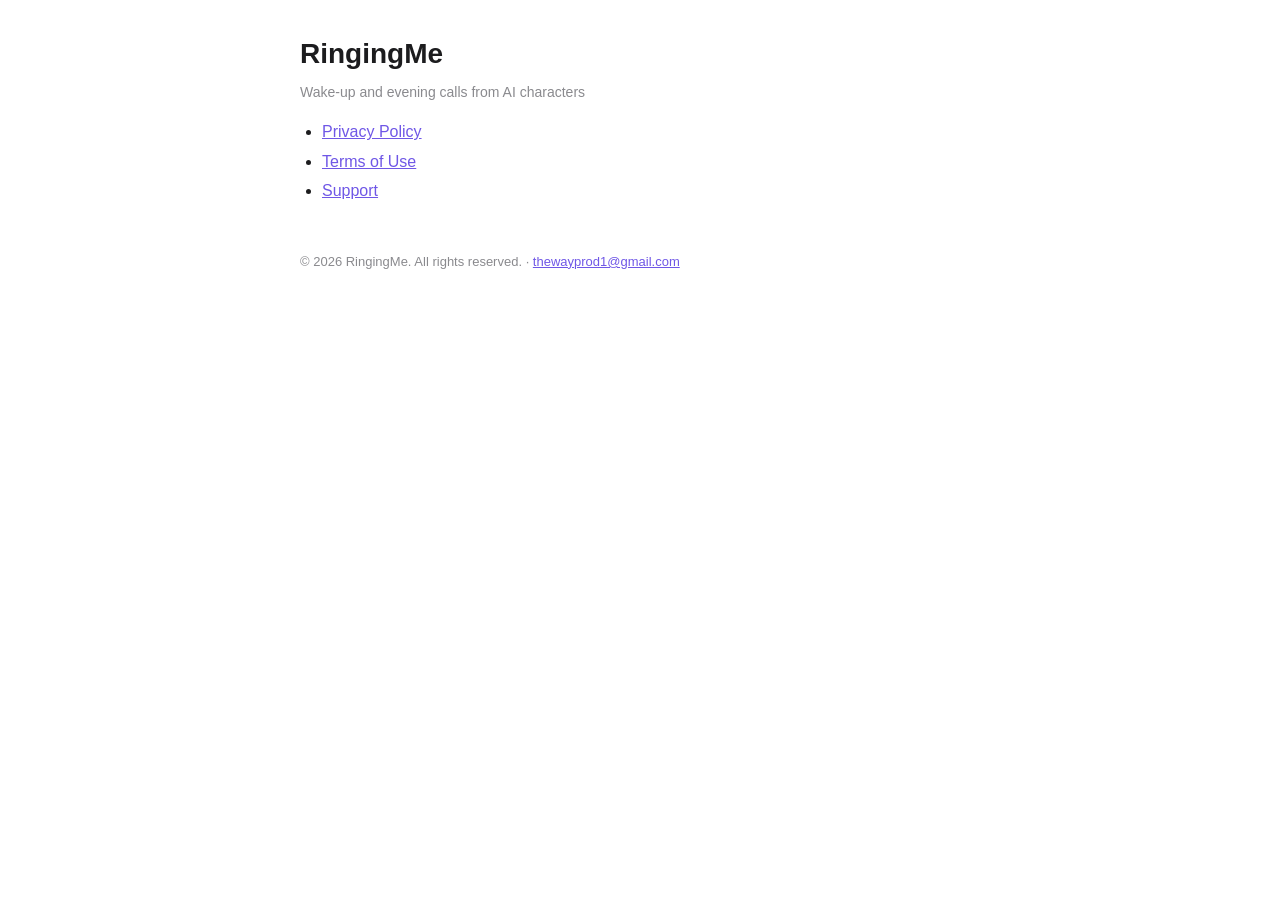
<file: index.html>
<!DOCTYPE html>
<html lang="en">
<head>
<meta charset="utf-8">
<meta name="viewport" content="width=device-width, initial-scale=1">
<title>RingingMe — Legal</title>
<link rel="stylesheet" href="style.css">
</head>
<body>
<h1>RingingMe</h1>
<p class="muted">Wake-up and evening calls from AI characters</p>
<ul>
  <li><a href="./privacy.html">Privacy Policy</a></li>
  <li><a href="./terms.html">Terms of Use</a></li>
  <li><a href="./support.html">Support</a></li>
</ul>
<footer>© 2026 RingingMe. All rights reserved. · <a href="mailto:thewayprod1@gmail.com">thewayprod1@gmail.com</a></footer>
</body>
</html>
</file>
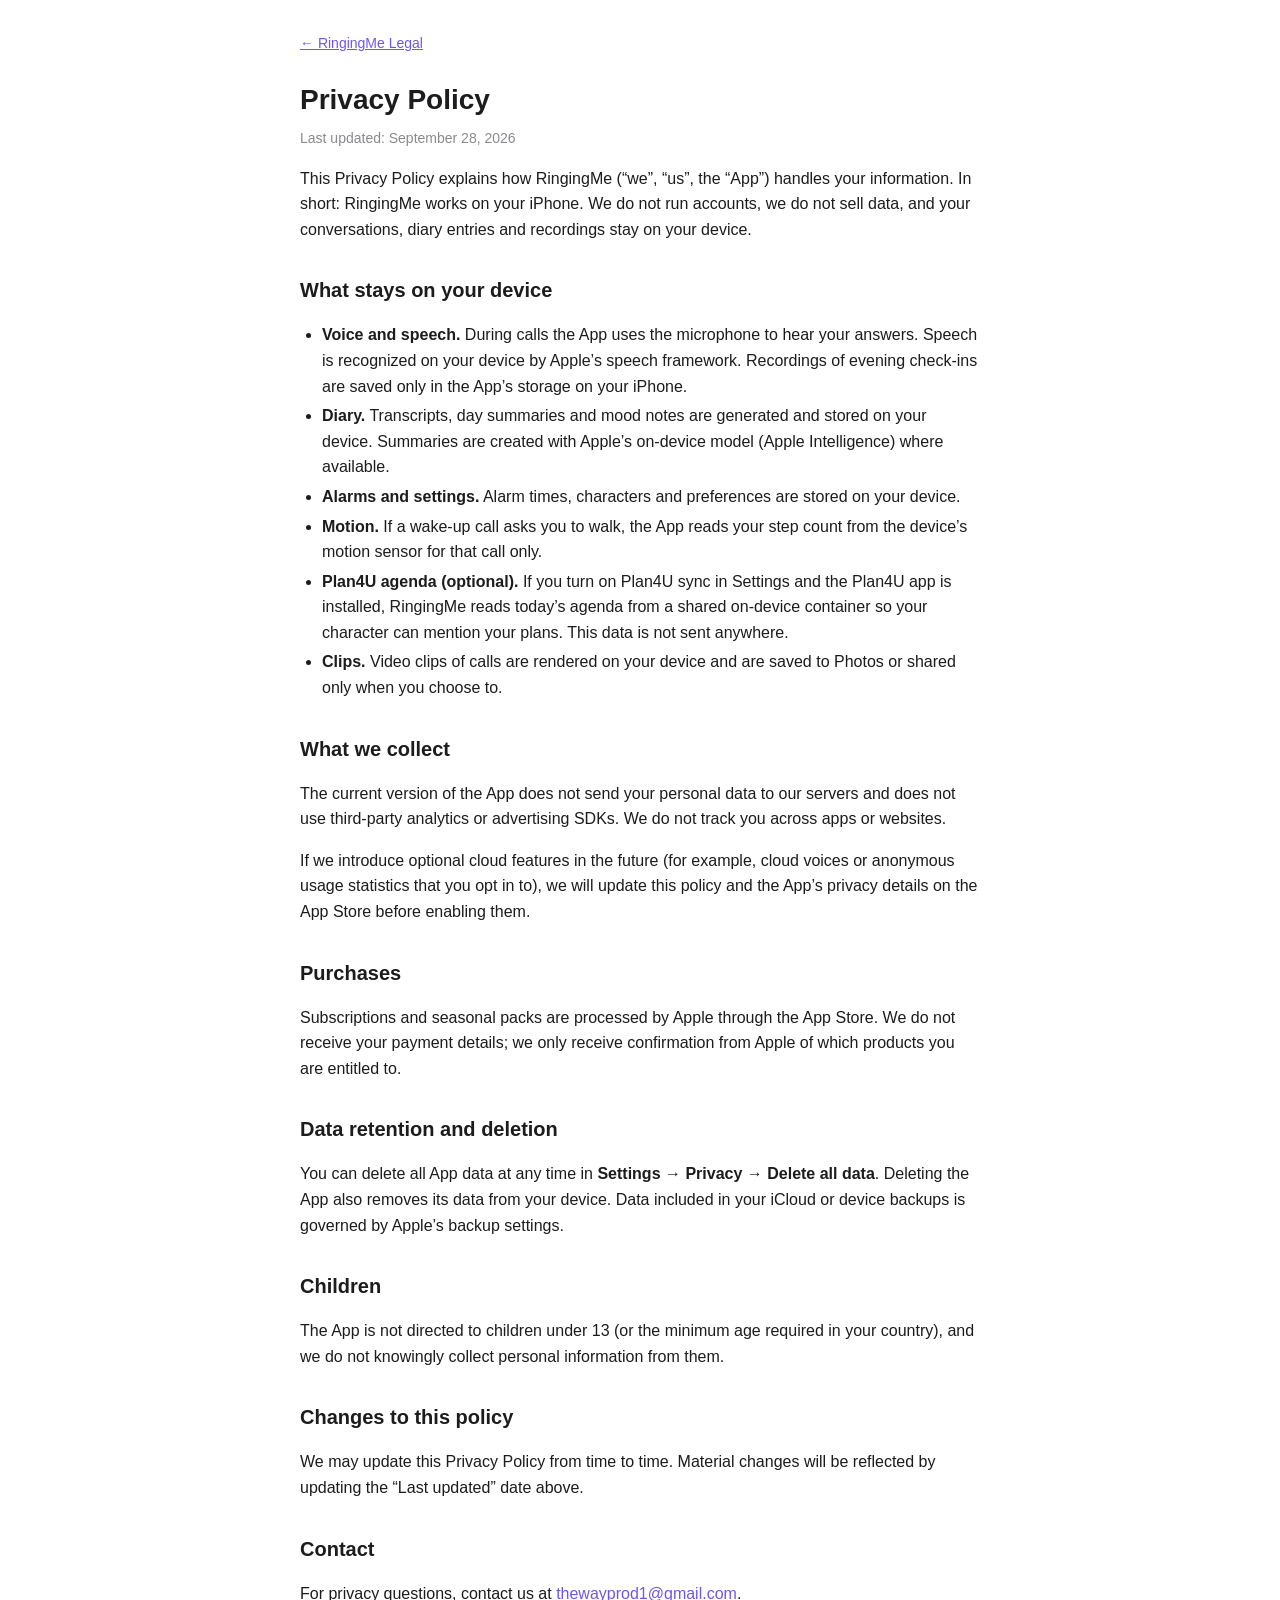
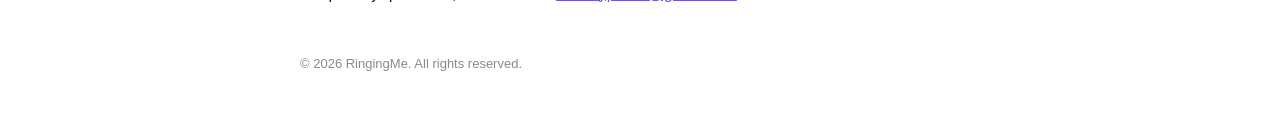
<file: privacy.html>
<!DOCTYPE html>
<html lang="en">
<head>
<meta charset="utf-8">
<meta name="viewport" content="width=device-width, initial-scale=1">
<title>RingingMe — Privacy Policy</title>
<link rel="stylesheet" href="style.css">
</head>
<body>
<div class="nav"><a href="./index.html">← RingingMe Legal</a></div>
<h1>Privacy Policy</h1>
<p class="muted">Last updated: September 28, 2026</p>

<p>This Privacy Policy explains how RingingMe (“we”, “us”, the “App”) handles your information. In short: RingingMe works on your iPhone. We do not run accounts, we do not sell data, and your conversations, diary entries and recordings stay on your device.</p>

<h2>What stays on your device</h2>
<ul>
  <li><strong>Voice and speech.</strong> During calls the App uses the microphone to hear your answers. Speech is recognized on your device by Apple’s speech framework. Recordings of evening check-ins are saved only in the App’s storage on your iPhone.</li>
  <li><strong>Diary.</strong> Transcripts, day summaries and mood notes are generated and stored on your device. Summaries are created with Apple’s on-device model (Apple Intelligence) where available.</li>
  <li><strong>Alarms and settings.</strong> Alarm times, characters and preferences are stored on your device.</li>
  <li><strong>Motion.</strong> If a wake-up call asks you to walk, the App reads your step count from the device’s motion sensor for that call only.</li>
  <li><strong>Plan4U agenda (optional).</strong> If you turn on Plan4U sync in Settings and the Plan4U app is installed, RingingMe reads today’s agenda from a shared on-device container so your character can mention your plans. This data is not sent anywhere.</li>
  <li><strong>Clips.</strong> Video clips of calls are rendered on your device and are saved to Photos or shared only when you choose to.</li>
</ul>

<h2>What we collect</h2>
<p>The current version of the App does not send your personal data to our servers and does not use third-party analytics or advertising SDKs. We do not track you across apps or websites.</p>
<p>If we introduce optional cloud features in the future (for example, cloud voices or anonymous usage statistics that you opt in to), we will update this policy and the App’s privacy details on the App Store before enabling them.</p>

<h2>Purchases</h2>
<p>Subscriptions and seasonal packs are processed by Apple through the App Store. We do not receive your payment details; we only receive confirmation from Apple of which products you are entitled to.</p>

<h2>Data retention and deletion</h2>
<p>You can delete all App data at any time in <strong>Settings → Privacy → Delete all data</strong>. Deleting the App also removes its data from your device. Data included in your iCloud or device backups is governed by Apple’s backup settings.</p>

<h2>Children</h2>
<p>The App is not directed to children under 13 (or the minimum age required in your country), and we do not knowingly collect personal information from them.</p>

<h2>Changes to this policy</h2>
<p>We may update this Privacy Policy from time to time. Material changes will be reflected by updating the “Last updated” date above.</p>

<h2>Contact</h2>
<p>For privacy questions, contact us at <a href="mailto:thewayprod1@gmail.com">thewayprod1@gmail.com</a>.</p>

<footer>© 2026 RingingMe. All rights reserved.</footer>
</body>
</html>
</file>
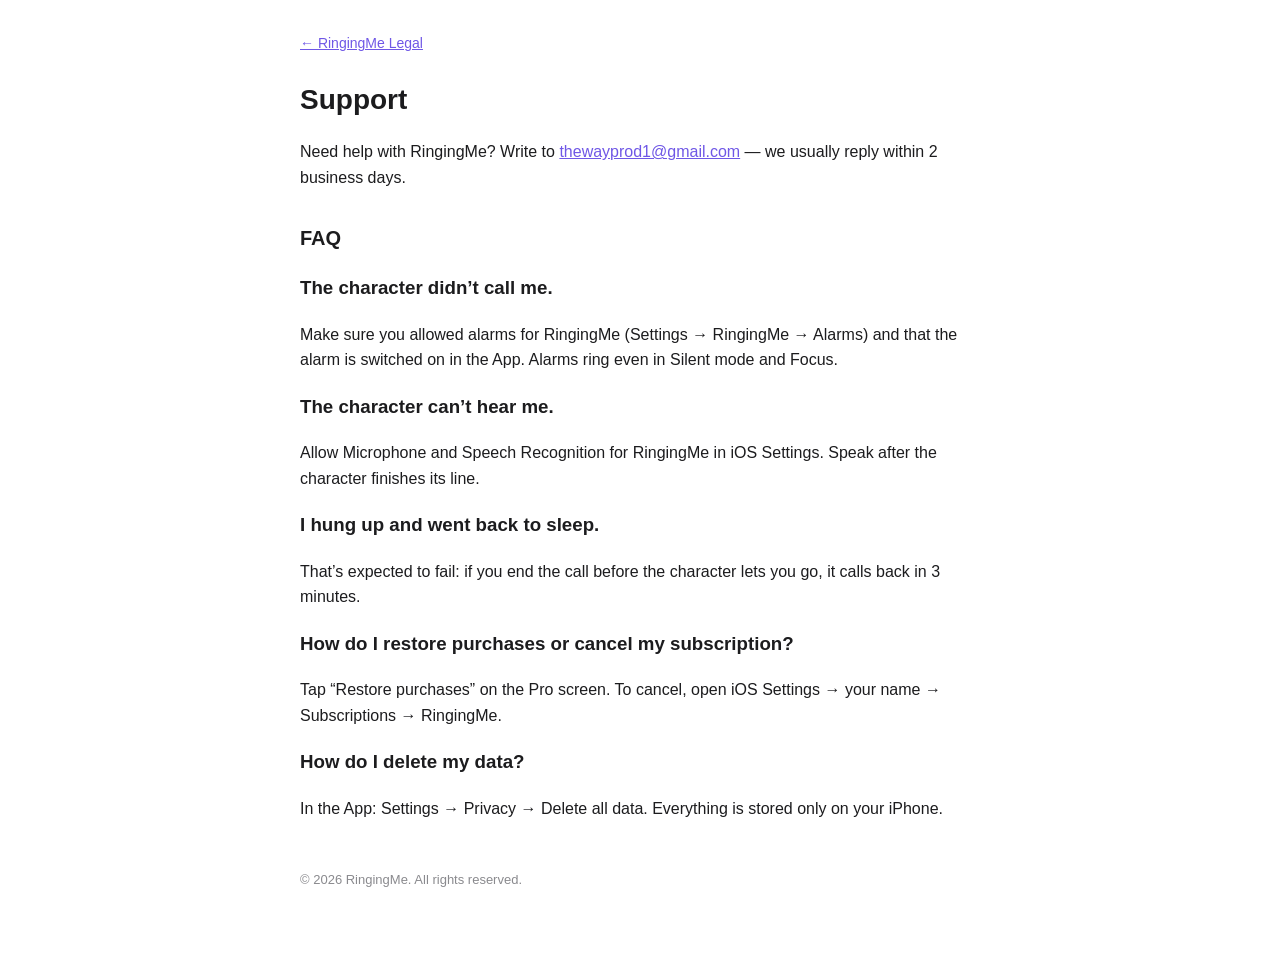
<file: support.html>
<!DOCTYPE html>
<html lang="en">
<head>
<meta charset="utf-8">
<meta name="viewport" content="width=device-width, initial-scale=1">
<title>RingingMe — Support</title>
<link rel="stylesheet" href="style.css">
</head>
<body>
<div class="nav"><a href="./index.html">← RingingMe Legal</a></div>
<h1>Support</h1>
<p>Need help with RingingMe? Write to <a href="mailto:thewayprod1@gmail.com">thewayprod1@gmail.com</a> — we usually reply within 2 business days.</p>

<h2>FAQ</h2>
<h3>The character didn’t call me.</h3>
<p>Make sure you allowed alarms for RingingMe (Settings → RingingMe → Alarms) and that the alarm is switched on in the App. Alarms ring even in Silent mode and Focus.</p>
<h3>The character can’t hear me.</h3>
<p>Allow Microphone and Speech Recognition for RingingMe in iOS Settings. Speak after the character finishes its line.</p>
<h3>I hung up and went back to sleep.</h3>
<p>That’s expected to fail: if you end the call before the character lets you go, it calls back in 3 minutes.</p>
<h3>How do I restore purchases or cancel my subscription?</h3>
<p>Tap “Restore purchases” on the Pro screen. To cancel, open iOS Settings → your name → Subscriptions → RingingMe.</p>
<h3>How do I delete my data?</h3>
<p>In the App: Settings → Privacy → Delete all data. Everything is stored only on your iPhone.</p>

<footer>© 2026 RingingMe. All rights reserved.</footer>
</body>
</html>
</file>
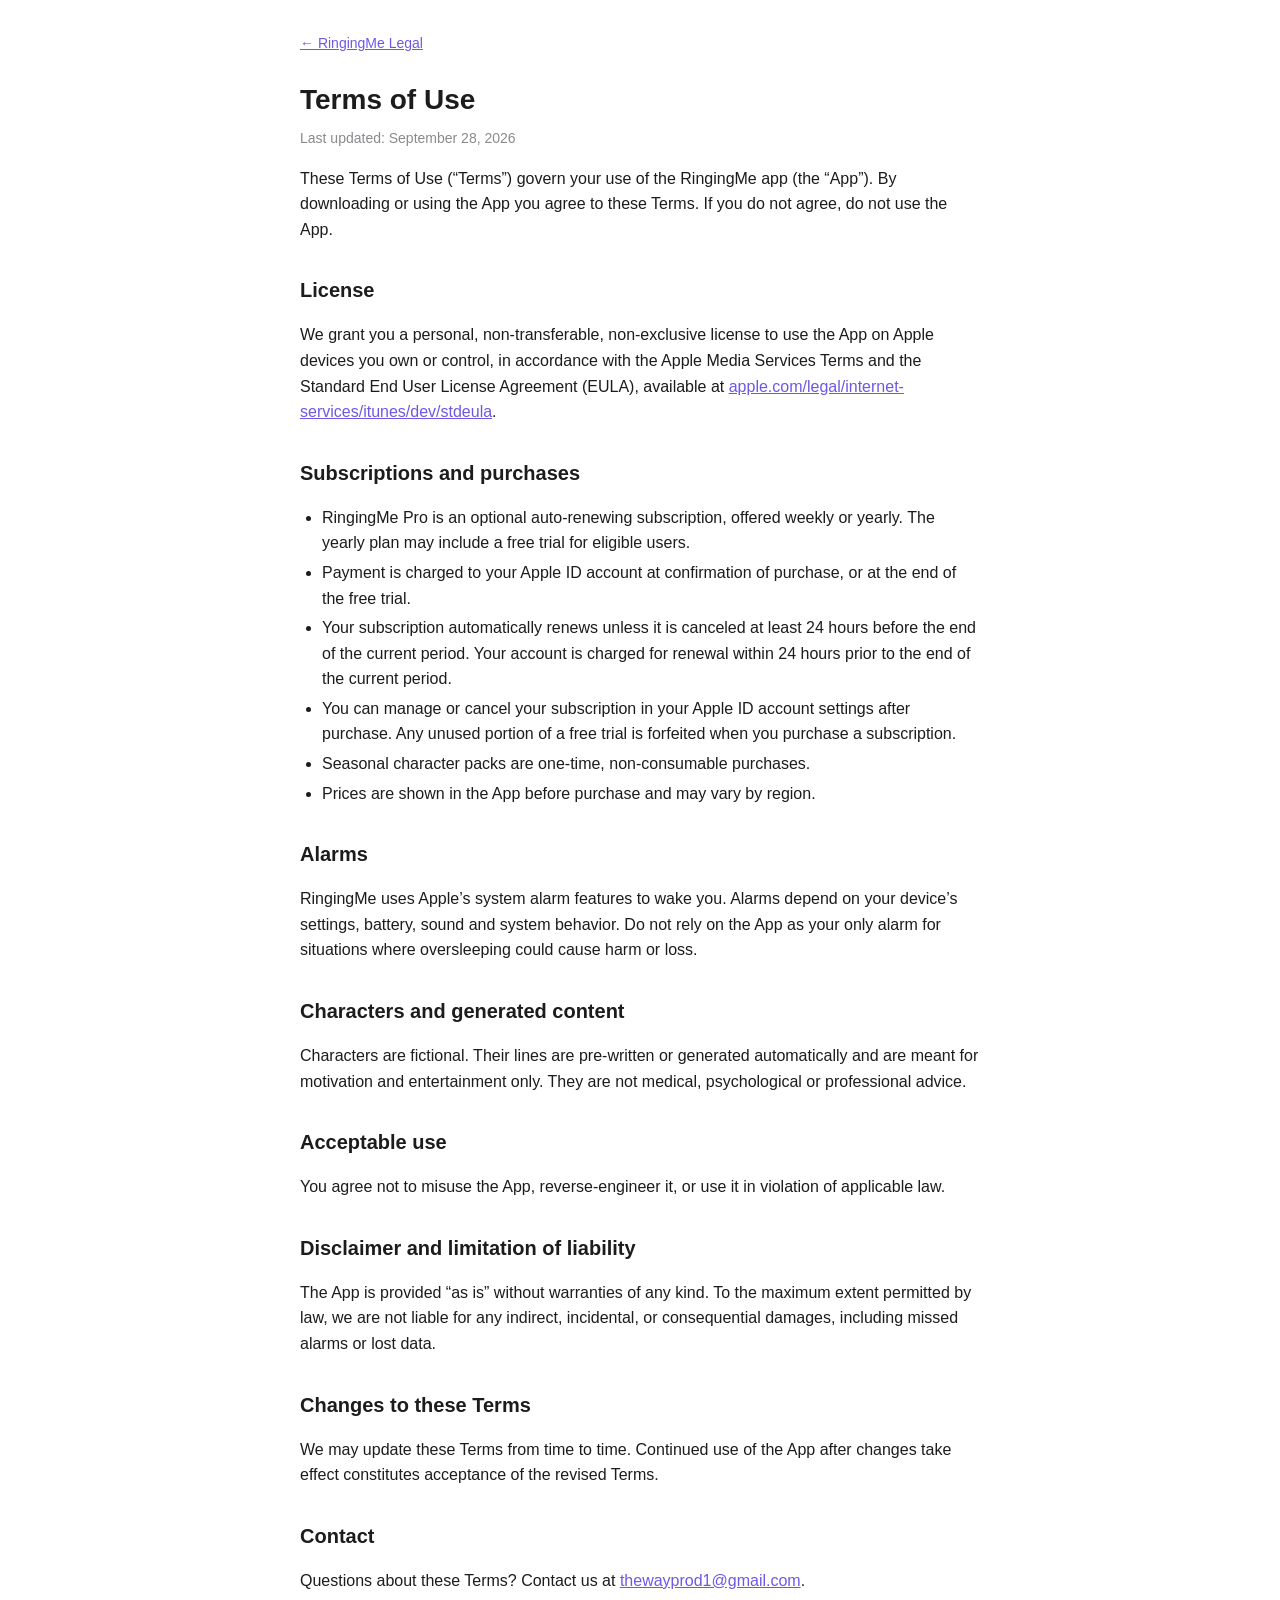
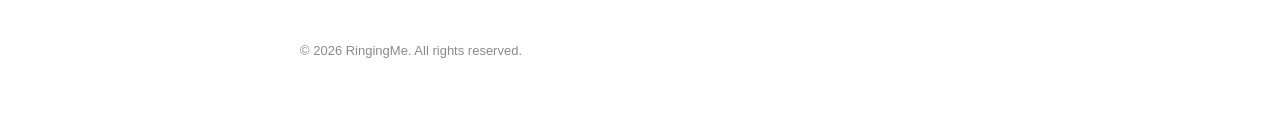
<file: terms.html>
<!DOCTYPE html>
<html lang="en">
<head>
<meta charset="utf-8">
<meta name="viewport" content="width=device-width, initial-scale=1">
<title>RingingMe — Terms of Use</title>
<link rel="stylesheet" href="style.css">
</head>
<body>
<div class="nav"><a href="./index.html">← RingingMe Legal</a></div>
<h1>Terms of Use</h1>
<p class="muted">Last updated: September 28, 2026</p>

<p>These Terms of Use (“Terms”) govern your use of the RingingMe app (the “App”). By downloading or using the App you agree to these Terms. If you do not agree, do not use the App.</p>

<h2>License</h2>
<p>We grant you a personal, non-transferable, non-exclusive license to use the App on Apple devices you own or control, in accordance with the Apple Media Services Terms and the Standard End User License Agreement (EULA), available at <a href="https://www.apple.com/legal/internet-services/itunes/dev/stdeula/">apple.com/legal/internet-services/itunes/dev/stdeula</a>.</p>

<h2>Subscriptions and purchases</h2>
<ul>
  <li>RingingMe Pro is an optional auto-renewing subscription, offered weekly or yearly. The yearly plan may include a free trial for eligible users.</li>
  <li>Payment is charged to your Apple ID account at confirmation of purchase, or at the end of the free trial.</li>
  <li>Your subscription automatically renews unless it is canceled at least 24 hours before the end of the current period. Your account is charged for renewal within 24 hours prior to the end of the current period.</li>
  <li>You can manage or cancel your subscription in your Apple ID account settings after purchase. Any unused portion of a free trial is forfeited when you purchase a subscription.</li>
  <li>Seasonal character packs are one-time, non-consumable purchases.</li>
  <li>Prices are shown in the App before purchase and may vary by region.</li>
</ul>

<h2>Alarms</h2>
<p>RingingMe uses Apple’s system alarm features to wake you. Alarms depend on your device’s settings, battery, sound and system behavior. Do not rely on the App as your only alarm for situations where oversleeping could cause harm or loss.</p>

<h2>Characters and generated content</h2>
<p>Characters are fictional. Their lines are pre-written or generated automatically and are meant for motivation and entertainment only. They are not medical, psychological or professional advice.</p>

<h2>Acceptable use</h2>
<p>You agree not to misuse the App, reverse-engineer it, or use it in violation of applicable law.</p>

<h2>Disclaimer and limitation of liability</h2>
<p>The App is provided “as is” without warranties of any kind. To the maximum extent permitted by law, we are not liable for any indirect, incidental, or consequential damages, including missed alarms or lost data.</p>

<h2>Changes to these Terms</h2>
<p>We may update these Terms from time to time. Continued use of the App after changes take effect constitutes acceptance of the revised Terms.</p>

<h2>Contact</h2>
<p>Questions about these Terms? Contact us at <a href="mailto:thewayprod1@gmail.com">thewayprod1@gmail.com</a>.</p>

<footer>© 2026 RingingMe. All rights reserved.</footer>
</body>
</html>
</file>
<file: style.css>
:root { color-scheme: light dark; }
* { box-sizing: border-box; }
body {
  font: 16px/1.6 -apple-system, BlinkMacSystemFont, "Segoe UI", Roboto, Helvetica, Arial, sans-serif;
  max-width: 720px;
  margin: 0 auto;
  padding: 32px 20px 64px;
  color: #1c1c1e;
  background: #ffffff;
}
@media (prefers-color-scheme: dark) {
  body { color: #f2f2f7; background: #0e0e12; }
  a { color: #9b82ff; }
  hr { border-color: #2a2a31; }
}
h1 { font-size: 28px; margin: 0 0 4px; }
h2 { font-size: 20px; margin: 32px 0 8px; }
a { color: #6f57e6; }
.muted { color: #8a8a8e; font-size: 14px; margin-top: 0; }
hr { border: none; border-top: 1px solid #ececee; margin: 24px 0; }
ul { padding-left: 22px; }
li { margin: 4px 0; }
footer { margin-top: 48px; font-size: 13px; color: #8a8a8e; }
.nav { margin-bottom: 24px; font-size: 14px; }
</file>
